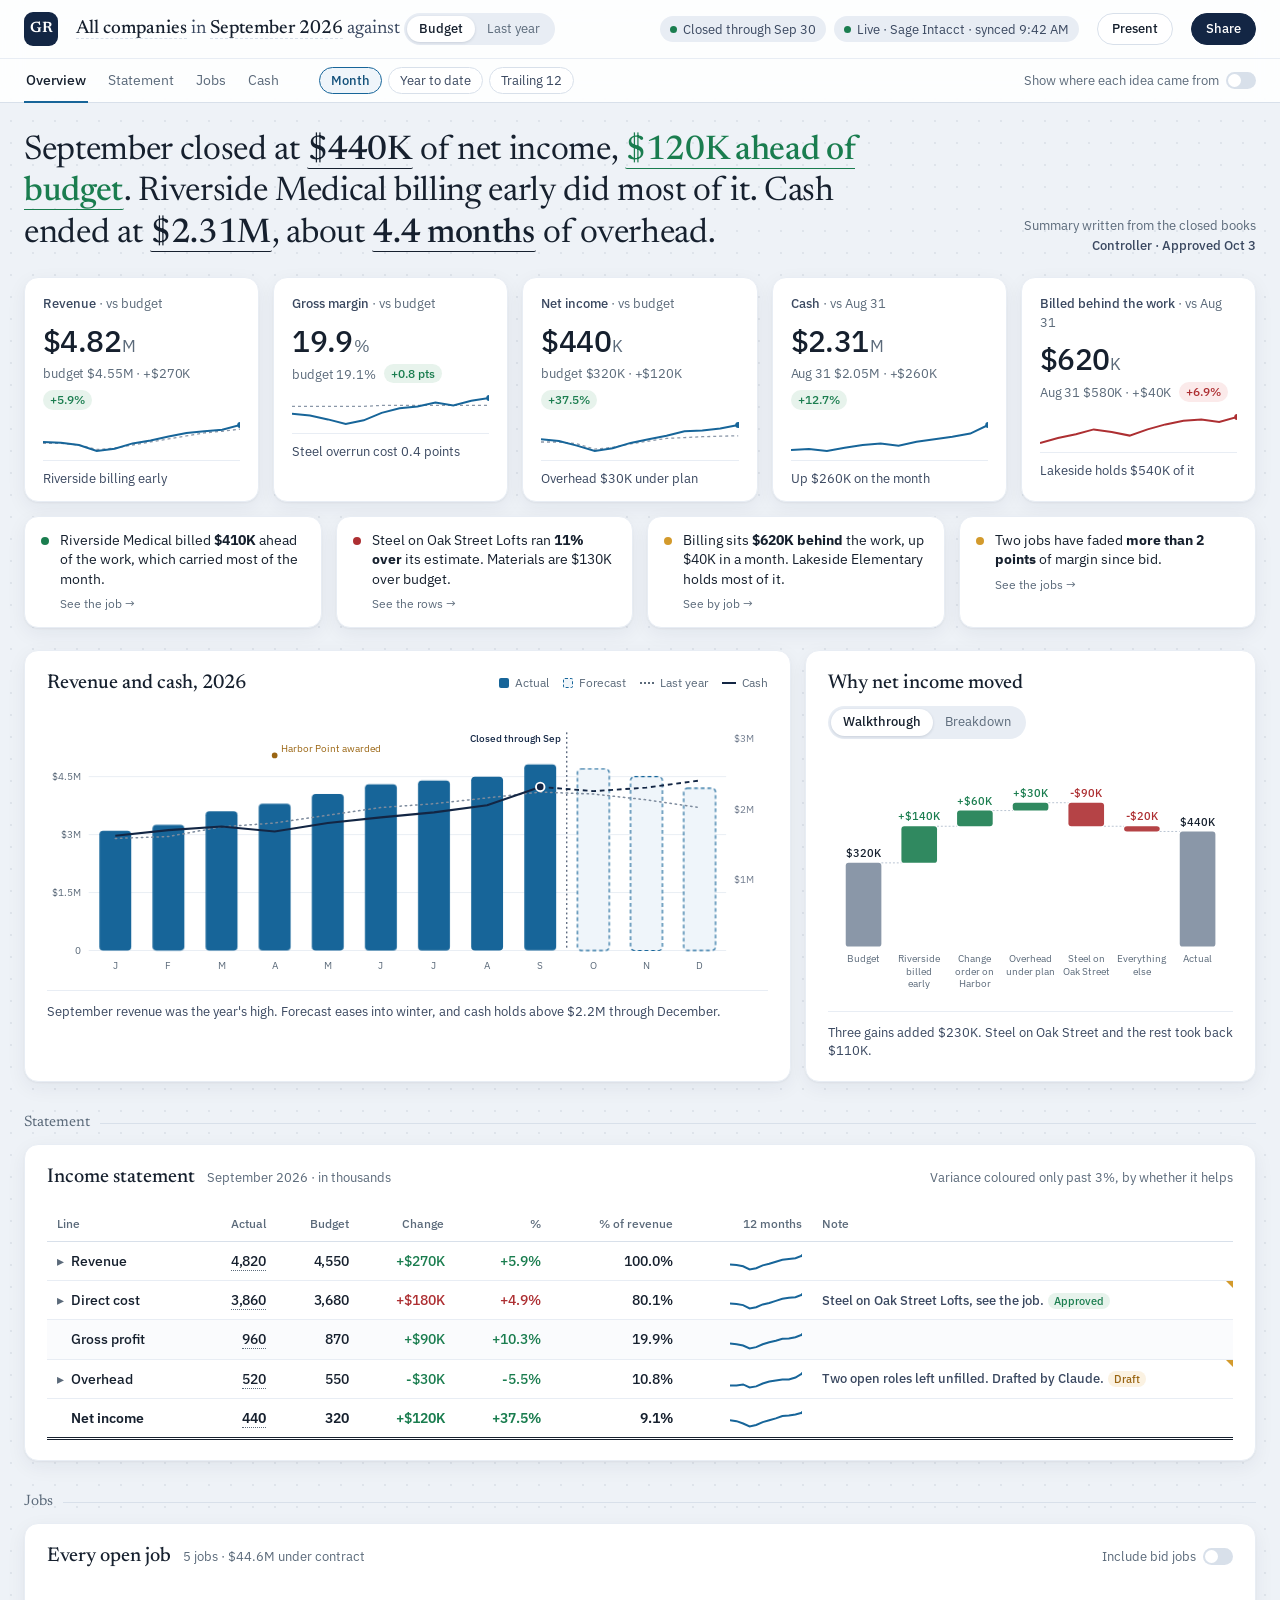
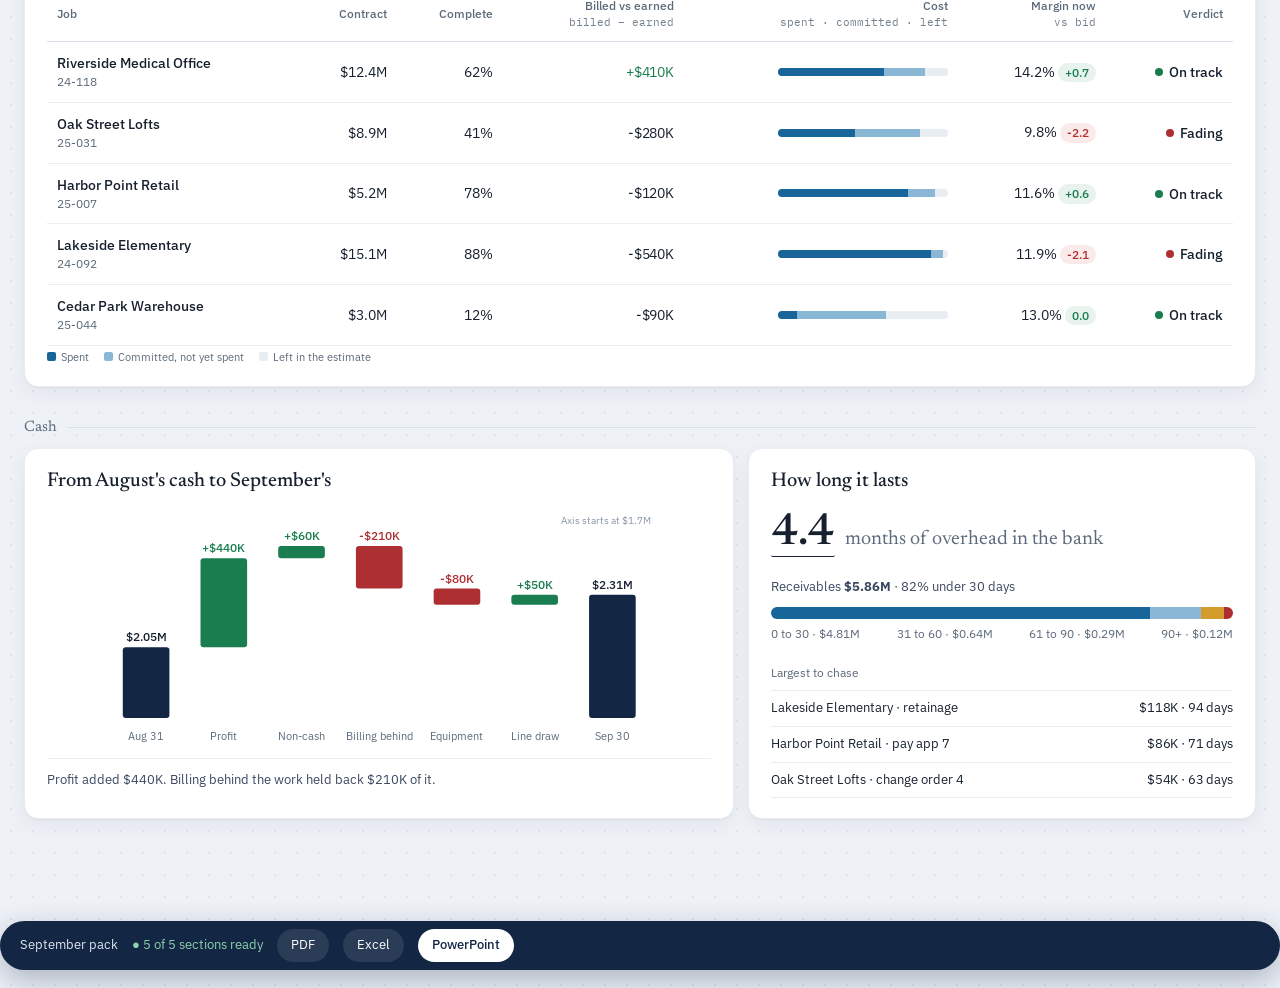
<file: reference/mockups/financial-tab/index.html>
<!doctype html>
<html lang="en">
<head>
<meta charset="utf-8">
<meta name="viewport" content="width=device-width, initial-scale=1">
<title>Hub Financials Mockup</title>
<link rel="preconnect" href="https://fonts.googleapis.com">
<link href="https://fonts.googleapis.com/css2?family=Newsreader:opsz,wght@6..72,400;6..72,500;6..72,600&family=IBM+Plex+Sans:wght@400;500;600&family=IBM+Plex+Mono:wght@500&display=swap" rel="stylesheet">
<style>
:root{
  --accent:#176599; --accent-deep:#12507A; --tint:#EFF5FA; --navy:#132644;
  --paper:#fff; --ground:#eef2f7; --ink:#16202e; --ink-soft:#3a4860; --ink-faint:#5b6a7a;
  --rule:#d8e0ea; --rule-soft:#e8edf4;
  --good:#1a7d4f; --warn:#9a6512; --bad:#ad2f32;
  --good-t:#e7f3ec; --warn-t:#fbf2e2; --bad-t:#fbeaea;
  --serif:"Newsreader",Georgia,serif; --sans:"IBM Plex Sans",-apple-system,"Segoe UI",sans-serif;
  --shadow:0 1px 2px rgba(19,38,68,.05),0 6px 20px rgba(19,38,68,.06);
  --r:14px;
}
*{box-sizing:border-box}
html,body{margin:0}
body{font-family:var(--sans);color:var(--ink);background:var(--ground);font-size:14px;line-height:1.45;-webkit-font-smoothing:antialiased;
  background-image:radial-gradient(rgba(19,38,68,.07) 1px,transparent 1px);background-size:22px 22px}
.num,.money{font-variant-numeric:tabular-nums;letter-spacing:-.01em}
button{font:inherit;color:inherit;cursor:pointer}
a{color:inherit}

/* top bar */
.bar{position:sticky;top:0;z-index:20;background:rgba(255,255,255,.88);backdrop-filter:blur(12px);border-bottom:1px solid var(--rule)}
.bar-in{max-width:1320px;margin:0 auto;padding:12px 24px;display:flex;align-items:center;gap:18px;flex-wrap:wrap}
.mark{width:34px;height:34px;border-radius:9px;background:var(--navy);color:#fff;display:grid;place-items:center;font-family:var(--serif);font-weight:600;font-size:15px;flex:none}
.ctx{font-family:var(--serif);font-size:19px;color:var(--ink-soft);flex:1;min-width:300px}
.ctx b{color:var(--ink);font-weight:500;border-bottom:1px dashed var(--rule);cursor:pointer}
.seg{display:inline-flex;background:var(--rule-soft);border-radius:999px;padding:3px;vertical-align:middle;font-family:var(--sans);font-size:13px}
.seg button{border:0;background:none;padding:4px 12px;border-radius:999px;color:var(--ink-faint)}
.seg button.on{background:#fff;color:var(--ink);box-shadow:0 1px 3px rgba(19,38,68,.15);font-weight:500}
.fresh{display:flex;gap:8px;align-items:center;font-size:12.5px;color:var(--ink-faint);flex-wrap:wrap}
.pill{display:inline-flex;align-items:center;gap:6px;padding:4px 10px;border-radius:999px;background:var(--rule-soft);font-size:12.5px;color:var(--ink-soft)}
.pill i{width:7px;height:7px;border-radius:50%;background:var(--good);display:block}
.pill.live i{animation:pulse 2.4s ease-in-out infinite}
@keyframes pulse{50%{opacity:.35}}
.btn{border:1px solid var(--rule);background:#fff;border-radius:999px;padding:6px 14px;font-size:13px;font-weight:500}
.btn:hover{border-color:var(--accent);color:var(--accent)}
.btn.primary{background:var(--navy);border-color:var(--navy);color:#fff}
.btn.primary:hover{background:var(--accent-deep);color:#fff}
.sub{max-width:1320px;margin:0 auto;padding:0 24px;display:flex;gap:20px;align-items:center;border-top:1px solid var(--rule-soft);height:44px}
.sub nav a{text-decoration:none;color:var(--ink-faint);font-size:13.5px;padding:12px 2px;margin-right:18px;border-bottom:2px solid transparent}
.sub nav a.on{color:var(--ink);border-color:var(--accent);font-weight:500}
.sub .sp{flex:1}
.chips{display:flex;gap:6px}
.chip{border:1px solid var(--rule);background:#fff;border-radius:999px;padding:3px 11px;font-size:12.5px;color:var(--ink-soft)}
.chip.on{background:var(--tint);border-color:var(--accent);color:var(--accent-deep);font-weight:500}
.credit-t{display:flex;align-items:center;gap:7px;font-size:12.5px;color:var(--ink-faint)}
.sw{width:30px;height:17px;border-radius:999px;background:var(--rule);position:relative;border:0;padding:0}
.sw::after{content:"";position:absolute;top:2px;left:2px;width:13px;height:13px;border-radius:50%;background:#fff;transition:transform .2s}
.sw.on{background:var(--accent)}
.sw.on::after{transform:translateX(13px)}

main{max-width:1320px;margin:0 auto;padding:28px 24px 120px}
.panel{background:var(--paper);border:1px solid var(--rule-soft);border-radius:var(--r);box-shadow:var(--shadow);position:relative}
.ph{display:flex;align-items:baseline;gap:8px 12px;padding:18px 22px 0;flex-wrap:wrap}
.ph h2{font-family:var(--serif);font-weight:500;font-size:20px;margin:0}
.ph .meta{font-size:12.5px;color:var(--ink-faint)}
.ph .sp{flex:1}
.pb{padding:16px 22px 20px}

/* hero */
.hero{display:grid;grid-template-columns:1fr auto;gap:24px;align-items:end;margin-bottom:22px}
.hero h1{font-family:var(--serif);font-weight:400;font-size:34px;line-height:1.22;letter-spacing:-.01em;margin:0;max-width:900px}
.tok{border-bottom:1.5px solid currentColor;cursor:pointer;font-weight:500;transition:background .15s;padding:0 1px;border-radius:2px}
.tok:hover{background:var(--tint)}
.tok.good{color:var(--good)} .tok.bad{color:var(--bad)}
.hero .by{font-size:12.5px;color:var(--ink-faint);text-align:right;line-height:1.6}
.hero .by b{color:var(--ink-soft);font-weight:500}

/* kpis */
.kpis{display:grid;grid-template-columns:repeat(5,1fr);gap:14px;margin-bottom:14px}
.kpi{padding:16px 18px 14px;cursor:pointer;transition:transform .18s,box-shadow .18s}
.kpi:hover{transform:translateY(-2px);box-shadow:0 2px 4px rgba(19,38,68,.06),0 14px 30px rgba(19,38,68,.10)}
.kpi .lab{font-size:12.5px;color:var(--ink-faint)}
.kpi .lab b{color:var(--ink-soft);font-weight:500}
.kpi .val{font-size:30px;font-weight:500;margin:6px 0 2px;letter-spacing:-.02em}
.kpi .val small{font-size:17px;color:var(--ink-faint);font-weight:400;margin-left:1px}
.kpi .cmp{font-size:12.5px;color:var(--ink-faint);display:flex;gap:8px;align-items:center;flex-wrap:wrap}
.d{display:inline-block;padding:1px 7px;border-radius:999px;font-size:12px;font-weight:500;background:var(--rule-soft);color:var(--ink-soft)}
.d.good{background:var(--good-t);color:var(--good)} .d.bad{background:var(--bad-t);color:var(--bad)} .d.warn{background:var(--warn-t);color:var(--warn)}
.kpi svg{display:block;width:100%;height:34px;margin-top:10px}
.kpi .why{font-size:12.5px;color:var(--ink-soft);margin-top:6px;border-top:1px solid var(--rule-soft);padding-top:8px}

/* changes */
.changes{display:grid;grid-template-columns:repeat(4,1fr);gap:14px;margin-bottom:22px}
.chg{padding:14px 16px;display:flex;gap:11px;cursor:pointer}
.chg:hover .go{color:var(--accent)}
.dot{width:8px;height:8px;border-radius:50%;margin-top:6px;flex:none}
.dot.good{background:var(--good)} .dot.bad{background:var(--bad)} .dot.warn{background:#d39a2c}
.chg p{margin:0;font-size:13.5px;color:var(--ink)}
.chg .go{font-size:12px;color:var(--ink-faint);margin-top:6px;display:block}

.grid2{display:grid;grid-template-columns:1.7fr 1fr;gap:14px;margin-bottom:14px}
.legend{display:flex;gap:14px;font-size:12px;color:var(--ink-faint);flex-wrap:wrap}
.legend span{display:inline-flex;align-items:center;gap:6px}
.sw-a{width:10px;height:10px;border-radius:2px;background:var(--accent)}
.sw-f{width:10px;height:10px;border-radius:2px;border:1.5px dashed var(--accent);background:var(--tint)}
.sw-p{width:14px;border-top:2px dotted var(--ink-faint)}
.sw-c{width:14px;border-top:2px solid var(--navy)}
#chart{position:relative}
#chart svg{width:100%;height:270px;display:block}
.readout{position:absolute;pointer-events:none;background:var(--navy);color:#fff;border-radius:9px;padding:8px 11px;font-size:12px;line-height:1.5;opacity:0;transition:opacity .12s;white-space:nowrap}
.readout b{font-weight:500}
.verdict{font-size:13px;color:var(--ink-soft);border-top:1px solid var(--rule-soft);padding-top:12px;margin-top:6px}
#bridge svg{width:100%;height:250px;display:block}

/* statement */
table{width:100%;border-collapse:collapse}
.st th{font-size:11.5px;font-weight:500;color:var(--ink-faint);text-align:right;padding:8px 10px;border-bottom:1px solid var(--rule);white-space:nowrap}
.st th:first-child{text-align:left}
.st td{padding:9px 10px;border-bottom:1px solid var(--rule-soft);text-align:right;white-space:nowrap}
.st td:first-child{text-align:left}
.st tr.g td{font-weight:500}
.st tr.c td:first-child{padding-left:30px;color:var(--ink-soft)}
.st tr.c td{color:var(--ink-soft);font-size:13px}
.st tr.c{display:none}
.st tr.c.open{display:table-row}
.st tr.tot td{font-weight:600;border-bottom:3px double var(--ink)}
.st tr.gpr td{background:#fafbfd}
.car{display:inline-block;width:14px;color:var(--ink-faint);transition:transform .15s;cursor:pointer}
.car.open{transform:rotate(90deg)}
.drl{cursor:pointer;border-bottom:1px dotted var(--ink-faint)}
.drl:hover{color:var(--accent);border-color:var(--accent)}
.v-good{color:var(--good)} .v-bad{color:var(--bad)}
.note{text-align:left!important;white-space:normal!important;font-size:12.5px;color:var(--ink-soft);min-width:230px;max-width:300px}
.note .st8{font-size:11px;padding:1px 6px;border-radius:999px;margin-left:4px}
.st8.ok{background:var(--good-t);color:var(--good)} .st8.dr{background:var(--warn-t);color:var(--warn)}
.cm{position:relative}
.cm::before{content:"";position:absolute;top:0;right:0;border-style:solid;border-width:0 7px 7px 0;border-color:transparent #d39a2c transparent transparent}
td svg.spk{width:72px;height:18px;vertical-align:middle}

/* jobs */
.jobs td,.jobs th{padding:11px 10px;border-bottom:1px solid var(--rule-soft);text-align:right;white-space:nowrap}
.jobs th{font-size:11.5px;font-weight:500;color:var(--ink-faint);border-bottom:1px solid var(--rule)}
.jobs th small{display:block;font-weight:400;font-family:"IBM Plex Mono",monospace;font-size:10.5px;color:var(--ink-faint);opacity:.85}
.jobs td:first-child,.jobs th:first-child{text-align:left}
.jobs tbody tr{cursor:pointer;transition:background .12s}
.jobs tbody tr:hover{background:var(--tint)}
.jn{font-weight:500} .jn small{display:block;color:var(--ink-faint);font-weight:400;font-size:12px}
.cbar{width:170px;height:8px;border-radius:99px;background:var(--rule-soft);display:flex;overflow:hidden;margin-left:auto}
.cbar i{display:block;height:100%}
.cbar .s{background:var(--accent)} .cbar .c{background:#8bb7d6}
.verd{display:inline-flex;align-items:center;gap:6px;font-weight:500}
.cleg{font-size:11px;color:var(--ink-faint);margin-top:4px}

/* cash */
.grid2b{display:grid;grid-template-columns:1.4fr 1fr;gap:14px}
#cashw svg{width:100%;height:240px;display:block}
.aging{display:flex;height:12px;border-radius:99px;overflow:hidden;margin:10px 0 6px}
.aging i{display:block}
.agl{display:flex;justify-content:space-between;font-size:12px;color:var(--ink-faint)}
.chase{margin-top:14px}
.chase div{display:flex;justify-content:space-between;padding:8px 0;border-bottom:1px solid var(--rule-soft);font-size:13px;cursor:pointer}
.chase div:hover{color:var(--accent)}
.big{font-family:var(--serif);font-size:44px;line-height:1;font-weight:400}
.big small{font-size:20px;color:var(--ink-faint)}

/* pack bar */
.pack{position:fixed;left:50%;bottom:18px;transform:translateX(-50%);z-index:15;background:var(--navy);color:#dfe7f1;border-radius:999px;padding:8px 8px 8px 20px;display:flex;align-items:center;gap:14px;box-shadow:0 10px 30px rgba(19,38,68,.3);font-size:13px;white-space:nowrap}
.pack .ok{color:#8fd3ae}
.pack button{border:0;border-radius:999px;padding:7px 14px;background:rgba(255,255,255,.1);color:#fff;font-size:13px}
.pack button:hover{background:rgba(255,255,255,.2)}
.pack button.w{background:#fff;color:var(--navy);font-weight:500}

/* drawer */
.scrim{position:fixed;inset:0;background:rgba(19,38,68,.22);opacity:0;pointer-events:none;transition:opacity .2s;z-index:40}
.scrim.on{opacity:1;pointer-events:auto}
.drawer{position:fixed;top:0;right:0;height:100%;width:min(520px,100%);background:#fff;z-index:41;transform:translateX(102%);transition:transform .32s cubic-bezier(.2,.8,.2,1),visibility 0s .32s;visibility:hidden;box-shadow:-20px 0 50px rgba(19,38,68,.18);display:flex;flex-direction:column}
.drawer.on{transform:none;visibility:visible;transition:transform .32s cubic-bezier(.2,.8,.2,1)}
.dh{padding:20px 24px 14px;border-bottom:1px solid var(--rule-soft)}
.crumb{font-size:12px;color:var(--ink-faint);margin-bottom:6px}
.dh h3{font-family:var(--serif);font-weight:500;font-size:22px;margin:0}
.dh .dv{font-size:30px;font-weight:500;margin-top:6px;letter-spacing:-.02em}
.dh .x{position:absolute;top:16px;right:18px;border:0;background:var(--rule-soft);width:30px;height:30px;border-radius:50%}
.db{padding:6px 24px 24px;overflow:auto;flex:1}
.db h4{font-size:11.5px;letter-spacing:.08em;text-transform:uppercase;color:var(--ink-faint);font-weight:500;margin:20px 0 8px}
.tree div{display:flex;justify-content:space-between;padding:6px 0;font-size:13.5px;border-bottom:1px dashed var(--rule-soft)}
.tree div.l2{padding-left:18px;color:var(--ink-soft)}
.tree div.res{font-weight:600;border-bottom:0;border-top:1px solid var(--ink);margin-top:2px}
.ledger div{display:grid;grid-template-columns:54px 1fr auto;gap:10px;padding:8px 0;border-bottom:1px solid var(--rule-soft);font-size:13px}
.ledger div span:first-child{color:var(--ink-faint)}
.ledger .more{display:block;color:var(--accent);border:0;padding-top:10px}
.tie{display:flex;align-items:center;gap:8px;font-size:12.5px;color:var(--good);background:var(--good-t);padding:8px 12px;border-radius:9px;margin-top:14px}
.df{padding:14px 24px;border-top:1px solid var(--rule-soft);display:flex;gap:8px;flex-wrap:wrap;align-items:center}
.df .src{font-size:12px;color:var(--ink-faint);flex:1;min-width:200px}
.toast{position:fixed;left:50%;top:120px;transform:translate(-50%,-10px);background:var(--navy);color:#fff;padding:9px 16px;border-radius:999px;font-size:13px;opacity:0;transition:.2s;z-index:60;pointer-events:none}
.toast.on{opacity:1;transform:translate(-50%,0)}

/* credits */
[data-src]{position:relative}
body.credits [data-src]::after{content:attr(data-src);position:absolute;top:-9px;right:10px;z-index:5;background:#fff4d6;color:#7a5200;border:1px solid #ecd28c;font-size:10.5px;font-weight:500;padding:1px 8px;border-radius:999px;white-space:nowrap;pointer-events:none;font-family:var(--sans);letter-spacing:0}

section{scroll-margin-top:120px}
.sec-t{font-family:var(--serif);font-size:15px;color:var(--ink-faint);margin:30px 0 10px;display:flex;align-items:center;gap:10px}
.sec-t::after{content:"";flex:1;border-top:1px solid var(--rule)}
.rise{opacity:0;transform:translateY(8px);animation:rise .6s cubic-bezier(.2,.8,.2,1) forwards}
@keyframes rise{to{opacity:1;transform:none}}
@media (prefers-reduced-motion:reduce){.rise{animation:none;opacity:1;transform:none}.pill.live i{animation:none}}
@media (max-width:1100px){.kpis{grid-template-columns:repeat(3,1fr)}.changes{grid-template-columns:repeat(2,1fr)}.grid2,.grid2b{grid-template-columns:1fr}}
@media (max-width:640px){.kpis{grid-template-columns:1fr 1fr}.changes{grid-template-columns:1fr}.hero{grid-template-columns:1fr}.hero h1{font-size:26px}.hero .by{text-align:left}.scroll{overflow-x:auto}.pack{left:16px;right:16px;width:auto;max-width:calc(100vw - 32px);transform:none;justify-content:center;padding:8px}.pack .lbl{display:none}main{padding:20px 16px 120px}.bar-in,.sub{padding-left:16px;padding-right:16px}.sub nav a{margin-right:10px}.chips,.sub .credit-t{display:none}.ph .legend{width:100%}}
</style>
</head>
<body>

<header class="bar">
  <div class="bar-in">
    <div class="mark">GR</div>
    <div class="ctx" data-src="Fathom header sentence · Anaplan pinned bar">
      <b>All companies</b> in <b>September 2026</b> against
      <span class="seg" id="cmp"><button class="on" data-c="bud">Budget</button><button data-c="py">Last year</button></span>
    </div>
    <div class="fresh" data-src="Jirav close month · LiveFlow live pill · Stripe freshness">
      <span class="pill"><i></i>Closed through Sep 30</span>
      <span class="pill live"><i></i>Live · Sage Intacct · synced 9:42 AM</span>
    </div>
    <button class="btn" data-toast="Present mode: arrow keys step through each section">Present</button>
    <button class="btn primary" data-toast="Shared with your access: they see what you see, read only">Share</button>
  </div>
  <div class="sub">
    <nav data-src="Restaurant365: one tab, not five dashboards">
      <a href="#overview" class="on">Overview</a><a href="#statement">Statement</a><a href="#jobs">Jobs</a><a href="#cash">Cash</a>
    </nav>
    <div class="chips" data-src="Mercury saved views · Jirav date anchors">
      <button class="chip on">Month</button><button class="chip" data-toast="YTD keeps the same layout, Jan to Sep">Year to date</button><button class="chip" data-toast="Trailing 12 months, Oct 2025 to Sep 2026">Trailing 12</button>
    </div>
    <span class="sp"></span>
    <span class="credit-t">Show where each idea came from <button class="sw" id="credits" aria-label="Show sources"></button></span>
  </div>
</header>

<main>
<section id="overview">
  <div class="hero rise">
    <h1 id="hero" data-src="Fathom live tokens · Copilot one sentence · Reach live sentences"></h1>
    <div class="by">Summary written from the closed books<br><b>Controller · Approved Oct 3</b></div>
  </div>

  <div class="kpis" id="kpis"></div>

  <div class="changes" data-src="Mercury what changed · Ramp insight cards · Shopify ranked findings · Planful flags">
    <div class="panel chg rise" data-drill="j24118"><span class="dot good"></span><div><p>Riverside Medical billed <b>$410K</b> ahead of the work, which carried most of the month.</p><span class="go">See the job →</span></div></div>
    <div class="panel chg rise" data-drill="dc"><span class="dot bad"></span><div><p>Steel on Oak Street Lofts ran <b>11% over</b> its estimate. Materials are $130K over budget.</p><span class="go">See the rows →</span></div></div>
    <div class="panel chg rise" data-drill="under"><span class="dot warn"></span><div><p>Billing sits <b>$620K behind</b> the work, up $40K in a month. Lakeside Elementary holds most of it.</p><span class="go">See by job →</span></div></div>
    <div class="panel chg rise" data-drill="j25031"><span class="dot warn"></span><div><p>Two jobs have faded <b>more than 2 points</b> of margin since bid.</p><span class="go">See the jobs →</span></div></div>
  </div>

  <div class="grid2">
    <div class="panel" data-src="Runway solid vs dashed · Copilot dotted ghost · Jirav cash line · Shopify event markers">
      <div class="ph"><h2>Revenue and cash, 2026</h2><span class="sp"></span>
        <div class="legend"><span><i class="sw-a"></i>Actual</span><span><i class="sw-f"></i>Forecast</span><span><i class="sw-p"></i>Last year</span><span><i class="sw-c"></i>Cash</span></div></div>
      <div class="pb"><div id="chart"></div>
        <div class="verdict">September revenue was the year's high. Forecast eases into winter, and cash holds above $2.2M through December.</div></div>
    </div>
    <div class="panel" id="bridgeP" data-src="Pigment & Cube bridge · Datarails walkthrough mode">
      <div class="ph"><h2>Why net income moved</h2><span class="sp"></span>
        <span class="seg" id="bmode"><button class="on" data-m="walk">Walkthrough</button><button data-m="brk">Breakdown</button></span></div>
      <div class="pb"><div id="bridge"></div><div class="verdict" id="bverdict"></div></div>
    </div>
  </div>
</section>

<div class="sec-t">Statement</div>
<section id="statement" class="panel" data-src="Jirav statement typography · Cube commentary · Pigment comment marks · Planful variance basis">
  <div class="ph"><h2>Income statement</h2><span class="meta" id="stmeta"></span><span class="sp"></span>
    <span class="meta">Variance coloured only past 3%, by whether it helps</span></div>
  <div class="pb scroll"><table class="st" id="st"></table></div>
</section>

<div class="sec-t">Jobs</div>
<section id="jobs" class="panel" data-src="Procore verdict per row · Sage job health order · Ramp spent, committed, remaining · Foundation formula headers">
  <div class="ph"><h2>Every open job</h2><span class="meta">5 jobs · $44.6M under contract</span><span class="sp"></span>
    <span class="credit-t">Include bid jobs <button class="sw" data-toast="Bid jobs are left out by default"></button></span></div>
  <div class="pb scroll"><table class="jobs" id="jobsT"></table>
    <div class="cleg"><i style="display:inline-block;width:9px;height:9px;border-radius:2px;background:var(--accent);margin-right:5px"></i>Spent <i style="display:inline-block;width:9px;height:9px;border-radius:2px;background:#8bb7d6;margin:0 5px 0 12px"></i>Committed, not yet spent <i style="display:inline-block;width:9px;height:9px;border-radius:2px;background:var(--rule-soft);margin:0 5px 0 12px"></i>Left in the estimate</div></div>
</section>

<div class="sec-t">Cash</div>
<section id="cash" class="grid2b">
  <div class="panel" data-src="Fathom cash waterfall · Stripe roll-forward">
    <div class="ph"><h2>From August's cash to September's</h2></div>
    <div class="pb"><div id="cashw"></div><div class="verdict">Profit added $440K. Billing behind the work held back $210K of it.</div></div>
  </div>
  <div class="panel" data-src="Mosaic runway · Procore aging insight card">
    <div class="ph"><h2>How long it lasts</h2></div>
    <div class="pb">
      <div class="big"><span class="tok" data-drill="cash">4.4</span> <small>months of overhead in the bank</small></div>
      <div style="margin-top:22px;font-size:13px;color:var(--ink-soft)">Receivables <b class="money">$5.86M</b> · 82% under 30 days</div>
      <div class="aging"><i style="width:82%;background:var(--accent)"></i><i style="width:11%;background:#8bb7d6"></i><i style="width:5%;background:#d39a2c"></i><i style="width:2%;background:var(--bad)"></i></div>
      <div class="agl"><span>0 to 30 · $4.81M</span><span>31 to 60 · $0.64M</span><span>61 to 90 · $0.29M</span><span>90+ · $0.12M</span></div>
      <div class="chase"><div style="color:var(--ink-faint);cursor:default;font-size:12px">Largest to chase</div>
        <div data-drill="j24092"><span>Lakeside Elementary · retainage</span><span class="money">$118K · 94 days</span></div>
        <div data-drill="j25007"><span>Harbor Point Retail · pay app 7</span><span class="money">$86K · 71 days</span></div>
        <div data-drill="j25031"><span>Oak Street Lofts · change order 4</span><span class="money">$54K · 63 days</span></div>
      </div>
    </div>
  </div>
</section>
</main>

<div class="pack" data-src="Jirav monthly package · Cube export status · Anaplan present mode">
  <span class="lbl">September pack</span><span class="ok lbl">● 5 of 5 sections ready</span>
  <button data-toast="Downloads a fit-to-page PDF with the cover in your brand">PDF</button>
  <button data-toast="One tab per statement, values and formulas">Excel</button>
  <button class="w" data-toast="A live deck that keeps today's filters">PowerPoint</button>
</div>

<div class="scrim" id="scrim"></div>
<aside class="drawer" id="drawer" aria-hidden="true">
  <div class="dh"><button class="x" id="dx" aria-label="Close">✕</button><div class="crumb" id="dcrumb"></div><h3 id="dt"></h3><div class="dv money" id="dv"></div></div>
  <div class="db" id="db"></div>
  <div class="df"><span class="src" id="dsrc"></span><button class="btn" data-toast="Downloads every row, not just the first ten">Download rows</button><button class="btn" data-toast="Opens a question with this figure, period and company filled in">Ask about this</button><button class="btn" data-toast="Notes attach to this line, this month, this company">Comment</button></div>
</aside>
<div class="toast" id="toast"></div>

<script>
const $=s=>document.querySelector(s);
const K=v=>{const a=Math.abs(v);const s=v<0?'-':'';return a>=1000?s+'$'+(a/1000).toFixed(2).replace(/0$/,'')+'M':s+'$'+Math.round(a)+'K'};
const U=v=>{const t=K(v);const m=t.match(/^(-?\$[\d.]+)([MK])$/);return m?m[1]+'<small>'+m[2]+'</small>':t};
const sgn=v=>(v>0?'+':v<0?'-':'')+K(Math.abs(v)).replace('-','');
let C='bud';

/* months Oct 2025 to Sep 2026 */
const S={
  rev:{a:[3700,3650,3500,3100,3250,3600,3800,4050,4300,4400,4500,4820],bud:[3600,3600,3500,3200,3300,3500,3700,3900,4100,4300,4400,4550],py:[3200,3150,3000,2900,2950,3200,3300,3500,3700,3800,3950,4100]},
  gm:{a:[18.2,18.0,17.6,17.1,17.5,18.3,18.8,19.0,19.4,19.1,19.6,19.9],bud:[19,19,19,19,19,19.1,19.1,19.1,19.1,19.1,19.1,19.1],py:[17.0,17.1,16.8,16.5,16.9,17.4,17.6,17.9,18.1,18.0,18.3,18.5]},
  ni:{a:[280,260,210,150,180,240,280,320,370,380,400,440],bud:[250,250,230,170,190,230,260,290,300,310,315,320],py:[190,180,150,120,140,170,190,220,240,250,255,265]},
  cash:{a:[1550,1580,1520,1620,1700,1750,1680,1800,1880,1950,2050,2310],py:[1300,1320,1290,1350,1400,1450,1420,1500,1560,1600,1650,1740]},
  under:{a:[410,450,480,520,500,470,520,560,590,600,580,620]}
};
function spark(a,b,good){const all=a.concat(b||[]);const mn=Math.min(...all),mx=Math.max(...all),w=200,h=34;
  const p=s=>s.map((v,i)=>`${(i/(s.length-1)*w).toFixed(1)},${(h-3-(v-mn)/(mx-mn||1)*(h-8)).toFixed(1)}`).join(' ');
  const last=a[a.length-1],y=(h-3-(last-mn)/(mx-mn||1)*(h-8));
  return `<svg viewBox="0 0 ${w} ${h}" preserveAspectRatio="none">${b?`<polyline points="${p(b)}" fill="none" stroke="#8a97a8" stroke-width="1.3" stroke-dasharray="3 3" vector-effect="non-scaling-stroke"/>`:''}<polyline points="${p(a)}" fill="none" stroke="${good===false?'#ad2f32':'#176599'}" stroke-width="2" vector-effect="non-scaling-stroke"/><circle cx="${w}" cy="${y}" r="3" fill="${good===false?'#ad2f32':'#176599'}"/></svg>`}

function kpis(){
  const cl=C==='bud'?'budget':'Sep 2025';
  const L=k=>S[k][C]?S[k][C][11]:null;
  const cards=[
    {k:'rev',lab:'Revenue',v:4820,c:L('rev'),fmt:U,why:C==='bud'?'Riverside billing early':'Two new jobs started in spring'},
    {k:'gm',lab:'Gross margin',v:19.9,c:L('gm'),pct:true,why:'Steel overrun cost 0.4 points'},
    {k:'ni',lab:'Net income',v:440,c:L('ni'),fmt:U,why:'Overhead $30K under plan'},
    {k:'cash',lab:'Cash',v:2310,c:C==='bud'?2050:1740,cl:C==='bud'?'Aug 31':'Sep 2025',fmt:U,why:'Up $260K on the month'},
    {k:'under',lab:'Billed behind the work',v:620,c:580,cl:'Aug 31',fmt:U,inv:true,why:'Lakeside holds $540K of it'}
  ];
  $('#kpis').innerHTML=cards.map((x,i)=>{
    const diff=x.v-x.c, good=x.inv?diff<0:diff>0, pct=x.pct?(diff).toFixed(1)+' pts':((diff/Math.abs(x.c))*100).toFixed(1)+'%';
    const val=x.pct?x.v.toFixed(1)+'<small>%</small>':x.fmt(x.v);
    const cv=x.pct?x.c.toFixed(1)+'%':K(x.c);
    const dl=x.pct?'':' · '+sgn(diff);
    const basis=x.cl||cl;
    return `<div class="panel kpi rise" style="animation-delay:${80+i*60}ms" data-drill="${x.k}" ${i==0?'data-src="Cube labelled card · Shopify value plus comparison · Pigment sparkline"':''}>
      <div class="lab"><b>${x.lab}</b> · vs ${basis}</div>
      <div class="val money">${val}</div>
      <div class="cmp"><span class="money">${basis} ${cv}${dl}</span><span class="d ${good?'good':'bad'}">${diff>0?'+':''}${pct}</span></div>
      ${spark(S[x.k].a,S[x.k][C]||null,x.inv?false:undefined)}
      <div class="why">${x.why}</div></div>`}).join('');
}

function hero(){
  const h=C==='bud'
   ? `September closed at <span class="tok" data-drill="ni">$440K</span> of net income, <span class="tok good" data-drill="bridge">$120K ahead of budget</span>. Riverside Medical billing early did most of it. Cash ended at <span class="tok" data-drill="cash">$2.31M</span>, about <span class="tok" data-drill="cash">4.4 months</span> of overhead.`
   : `September closed at <span class="tok" data-drill="ni">$440K</span> of net income, <span class="tok good" data-drill="ni">$175K more than last September</span>, on revenue <span class="tok good" data-drill="rev">up 18%</span>. Cash ended at <span class="tok" data-drill="cash">$2.31M</span>, about <span class="tok" data-drill="cash">4.4 months</span> of overhead.`;
  $('#hero').innerHTML=h;
}

/* statement */
const P=[
  {id:'rev',n:'Revenue',a:4820,b:4550,p:4100,s:S.rev.a,kids:[['Contract revenue',4610,4380,3960],['Change orders',210,170,140]]},
  {id:'dc',n:'Direct cost',a:3860,b:3680,p:3340,cost:true,s:[3020,2990,2880,2570,2680,2940,3080,3280,3470,3560,3620,3860],note:['Steel on Oak Street Lofts, see the job.','ok'],kids:[['Materials',1690,1560,1450],['Subcontractors',1540,1520,1330],['Direct labor',630,600,560]]},
  {id:'gp',n:'Gross profit',a:960,b:870,p:760,sub:true,s:[680,660,620,530,570,660,720,770,830,840,880,960]},
  {id:'oh',n:'Overhead',a:520,b:550,p:495,cost:true,s:[400,400,410,380,390,420,440,450,460,460,480,520],note:['Two open roles left unfilled. Drafted by Claude.','dr'],kids:[['Payroll and benefits',340,350,325],['Rent and office',70,72,68],['Insurance and bonding',62,65,58],['Other',48,63,44]]},
  {id:'ni',n:'Net income',a:440,b:320,p:265,tot:true,s:S.ni.a}
];
function vcell(a,c,cost){const d=a-c,pc=d/Math.abs(c)*100,help=cost?d<0:d>0,cls=Math.abs(pc)>=3?(help?'v-good':'v-bad'):'';return `<td class="money ${cls}">${sgn(d)}</td><td class="${cls}">${(pc>0?'+':'')+pc.toFixed(1)}%</td>`}
function statement(){
  const cl=C==='bud'?'Budget':'Sep 2025';
  $('#stmeta').textContent='September 2026 · in thousands';
  let h=`<tr><th>Line</th><th>Actual</th><th>${cl}</th><th>Change</th><th>%</th><th>% of revenue</th><th>12 months</th><th style="text-align:left">Note</th></tr>`;
  P.forEach(r=>{const c=C==='bud'?r.b:r.p;
    h+=`<tr class="g ${r.sub?'gpr':''} ${r.tot?'tot':''}"><td>${r.kids?`<span class="car" data-k="${r.id}">▸</span>`:'<span class="car"></span>'}${r.n}</td>
      <td class="money"><span class="drl" data-drill="${r.id}">${r.a.toLocaleString()}</span></td><td class="money">${c.toLocaleString()}</td>${vcell(r.a,c,r.cost)}
      <td>${(r.a/4820*100).toFixed(1)}%</td><td>${spark(r.s,null).replace('<svg ','<svg class="spk" ')}</td>
      <td class="note ${r.note?'cm':''}">${r.note?r.note[0]+`<span class="st8 ${r.note[1]}">${r.note[1]=='ok'?'Approved':'Draft'}</span>`:''}</td></tr>`;
    (r.kids||[]).forEach(k=>{const kc=C==='bud'?k[2]:k[3];h+=`<tr class="c" data-p="${r.id}"><td>${k[0]}</td><td class="money"><span class="drl" data-drill="${r.id}">${k[1].toLocaleString()}</span></td><td class="money">${kc.toLocaleString()}</td>${vcell(k[1],kc,r.cost)}<td>${(k[1]/4820*100).toFixed(1)}%</td><td></td><td></td></tr>`});
  });
  $('#st').innerHTML=h;
}

/* jobs */
const J=[
  {id:'j24118',no:'24-118',n:'Riverside Medical Office',ct:12400,pc:62,ou:410,sp:62,cm:24,m:14.2,bid:13.5},
  {id:'j25031',no:'25-031',n:'Oak Street Lofts',ct:8900,pc:41,ou:-280,sp:45,cm:38,m:9.8,bid:12.0},
  {id:'j25007',no:'25-007',n:'Harbor Point Retail',ct:5200,pc:78,ou:-120,sp:76,cm:16,m:11.6,bid:11.0},
  {id:'j24092',no:'24-092',n:'Lakeside Elementary',ct:15100,pc:88,ou:-540,sp:90,cm:7,m:11.9,bid:14.0},
  {id:'j25044',no:'25-044',n:'Cedar Park Warehouse',ct:3000,pc:12,ou:-90,sp:11,cm:52,m:13.0,bid:13.0}
];
function jobs(){
  let h=`<thead><tr><th>Job</th><th>Contract</th><th>Complete</th><th>Billed vs earned<small>billed − earned</small></th><th>Cost<small>spent · committed · left</small></th><th>Margin now<small>vs bid</small></th><th>Verdict</th></tr></thead><tbody>`;
  J.forEach(j=>{const fade=j.m-j.bid;const v=fade<=-2?['bad','Fading']:fade<0?['warn','Watch']:['good','On track'];
    h+=`<tr data-drill="${j.id}"><td class="jn">${j.n}<small>${j.no}</small></td><td class="money">${K(j.ct)}</td><td>${j.pc}%</td>
    <td class="money ${j.ou<0?'':'v-good'}">${j.ou>0?'+':''}${K(j.ou)}</td>
    <td><div class="cbar"><i class="s" style="width:${j.sp}%"></i><i class="c" style="width:${j.cm}%"></i></div></td>
    <td>${j.m.toFixed(1)}% <span class="d ${fade<0?(fade<=-2?'bad':'warn'):'good'}">${fade>0?'+':''}${fade.toFixed(1)}</span></td>
    <td><span class="verd"><span class="dot ${v[0]}" style="margin:0"></span>${v[1]}</span></td></tr>`});
  $('#jobsT').innerHTML=h+'</tbody>';
}

/* main chart */
function chart(){
  const M=['J','F','M','A','M','J','J','A','S','O','N','D'],full=['January','February','March','April','May','June','July','August','September','October','November','December'];
  const rev=[3100,3250,3600,3800,4050,4300,4400,4500,4820,4700,4500,4200],py=[2900,2950,3200,3300,3500,3700,3800,3950,4100,4050,3900,3700],
        cash=[1620,1700,1750,1680,1800,1880,1950,2050,2310,2250,2300,2400];
  const W=760,H=270,l=44,r=44,t=18,b=28,iw=W-l-r,ih=H-t-b,bw=iw/12;
  const y=v=>t+ih-v/5500*ih, yc=v=>t+ih-v/3000*ih;
  let s=`<svg viewBox="0 0 ${W} ${H}">`;
  [0,1500,3000,4500].forEach(g=>{s+=`<line x1="${l}" x2="${W-r}" y1="${y(g)}" y2="${y(g)}" stroke="#e8edf4"/><text x="${l-8}" y="${y(g)+4}" text-anchor="end" font-size="11" fill="#5b6a7a">${g?'$'+(g/1000)+'M':'0'}</text>`});
  rev.forEach((v,i)=>{const x=l+i*bw+bw*.2,w=bw*.6,f=i>8;
    s+=`<rect class="bb" data-i="${i}" x="${x}" y="${y(v)}" width="${w}" height="${t+ih-y(v)}" rx="4" fill="${f?'#EFF5FA':'#176599'}" ${f?'stroke="#176599" stroke-dasharray="4 3" stroke-width="1.2"':''} style="transform-origin:${x}px ${t+ih}px;animation:grow .7s ${i*40}ms cubic-bezier(.2,.8,.2,1) both"/>`;
    s+=`<text x="${l+i*bw+bw/2}" y="${H-8}" text-anchor="middle" font-size="11" fill="#5b6a7a">${M[i]}</text>`});
  s+=`<polyline points="${py.map((v,i)=>`${l+i*bw+bw/2},${y(v)}`).join(' ')}" fill="none" stroke="#7d8b9d" stroke-width="1.6" stroke-dasharray="1.5 4" stroke-linecap="round"/>`;
  s+=`<polyline points="${cash.slice(0,9).map((v,i)=>`${l+i*bw+bw/2},${yc(v)}`).join(' ')}" fill="none" stroke="#132644" stroke-width="2.2"/>`;
  s+=`<polyline points="${cash.slice(8).map((v,i)=>`${l+(i+8)*bw+bw/2},${yc(v)}`).join(' ')}" fill="none" stroke="#132644" stroke-width="2" stroke-dasharray="5 4"/>`;
  s+=`<circle cx="${l+8*bw+bw/2}" cy="${yc(2310)}" r="4.5" fill="#132644" stroke="#fff" stroke-width="2"/>`;
  [0,1000,2000,3000].forEach(g=>{s+=`<text x="${W-r+8}" y="${yc(g)+4}" font-size="11" fill="#132644" opacity=".6">${g?'$'+(g/1000)+'M':''}</text>`});
  const cx=l+9*bw;
  s+=`<line x1="${cx}" x2="${cx}" y1="${t-6}" y2="${t+ih}" stroke="#132644" stroke-width="1" stroke-dasharray="2 3"/><text x="${cx-6}" y="${t+4}" text-anchor="end" font-size="11" fill="#132644" font-weight="500">Closed through Sep</text>`;
  s+=`<g transform="translate(${l+3*bw+bw/2},${y(5050)})"><circle r="3" fill="#9a6512"/><text x="7" y="-4" font-size="11" fill="#9a6512">Harbor Point awarded</text></g>`;
  rev.forEach((v,i)=>{s+=`<rect class="hit" data-i="${i}" x="${l+i*bw}" y="${t}" width="${bw}" height="${ih}" fill="transparent"/>`});
  s+=`</svg><div class="readout" id="ro"></div><style>@keyframes grow{from{transform:scaleY(0)}}</style>`;
  $('#chart').innerHTML=s;
  const ro=$('#ro');
  $('#chart').querySelectorAll('.hit').forEach(h=>{
    h.addEventListener('mousemove',e=>{const i=+h.dataset.i,rc=$('#chart').getBoundingClientRect();
      ro.innerHTML=`<b>${full[i]} 2026${i>8?' · forecast':''}</b><br>Revenue ${K(rev[i])} · last year ${K(py[i])}<br>Cash ${K(cash[i])}`;
      ro.style.opacity=1;ro.style.left=Math.min(e.clientX-rc.left+14,rc.width-190)+'px';ro.style.top=(e.clientY-rc.top-60)+'px'});
    h.addEventListener('mouseleave',()=>ro.style.opacity=0);
    h.addEventListener('click',()=>{if(+h.dataset.i<=8)openD('rev')});
  });
}

/* bridge */
let BM='walk';
function bridge(){
  const steps=BM==='walk'
    ?(C==='bud'?[['Budget',320,'t'],['Riverside billed early',140],['Change order on Harbor Point',60],['Overhead under plan',30],['Steel on Oak Street',-90],['Everything else',-20],['Actual',440,'t']]
              :[['Sep 2025',265,'t'],['More revenue',137],['Better margin',58],['Higher overhead',-25],['Everything else',5],['Sep 2026',440,'t']])
    :[['Revenue',4820,'t'],['Direct cost',-3860],['Overhead',-520],['Net income',440,'t']];
  const W=420,H=250,l=8,r=8,t=24,b=56,iw=W-l-r,ih=H-t-b,n=steps.length,bw=iw/n;
  let rr=0,pk=0;steps.forEach(s=>{rr=s[2]?s[1]:rr+s[1];pk=Math.max(pk,rr)});const mx=pk*1.14, y=v=>t+ih-v/mx*ih;
  let run=0,s=`<svg viewBox="0 0 ${W} ${H}">`;
  steps.forEach((st,i)=>{let y0,y1,col;
    if(st[2]){y0=y(st[1]);y1=y(0);col='#8a97a8';run=st[1]} else {const a=run,bv=run+st[1];y0=y(Math.max(a,bv));y1=y(Math.min(a,bv));col=st[1]>0?'#1a7d4f':'#ad2f32';run=bv}
    const x=l+i*bw+bw*.18,w=bw*.64;
    s+=`<rect x="${x}" y="${y0}" width="${w}" height="${Math.max(2,y1-y0)}" rx="3" fill="${col}" ${st[2]?'':'opacity=".9"'}/>`;
    s+=`<text x="${x+w/2}" y="${y0-6}" text-anchor="middle" font-size="11.5" font-weight="500" fill="${st[2]?'#16202e':col}">${st[2]?K(st[1]):sgn(st[1])}</text>`;
    const words=st[0].split(' ');let ln=[''];words.forEach(wd=>{if((ln[ln.length-1]+' '+wd).trim().length>11)ln.push(wd);else ln[ln.length-1]=(ln[ln.length-1]+' '+wd).trim()});
    ln.slice(0,3).forEach((tx,k)=>{s+=`<text x="${x+w/2}" y="${H-b+16+k*13}" text-anchor="middle" font-size="10.5" fill="#5b6a7a">${tx}</text>`});
    if(i<n-1&&!(BM==='brk'&&i==n-2)){s+=`<line x1="${x+w}" x2="${x+bw}" y1="${y(run)}" y2="${y(run)}" stroke="#b8c3d1" stroke-dasharray="2 2"/>`}
  });
  $('#bridge').innerHTML=s+'</svg>';
  $('#bverdict').textContent=BM==='brk'?'Of every dollar billed, 80 cents went to the job and 11 to running the company. 9 cents stayed.'
    :C==='bud'?'Three gains added $230K. Steel on Oak Street and the rest took back $110K.':'Last September to this one. More work did most of it, a better margin did the rest.';
}

/* cash waterfall */
function cashw(){
  const st=[['Aug 31',2050,'t'],['Profit',440],['Non-cash',60],['Billing behind',-210],['Equipment',-80],['Line draw',50],['Sep 30',2310,'t']];
  const W=560,H=240,l=8,r=8,t=24,b=34,iw=W-l-r,ih=H-t-b,n=st.length,bw=iw/n,lo=1700,hi=2600,y=v=>t+ih-(v-lo)/(hi-lo)*ih;
  let run=0,s=`<svg viewBox="0 0 ${W} ${H}">`;
  st.forEach((x,i)=>{let y0,y1,col;if(x[2]){y0=y(x[1]);y1=t+ih;col='#132644';run=x[1]}else{const a=run,bb=run+x[1];y0=y(Math.max(a,bb));y1=y(Math.min(a,bb));col=x[1]>0?'#1a7d4f':'#ad2f32';run=bb}
    const xx=l+i*bw+bw*.2,w=bw*.6;
    s+=`<rect x="${xx}" y="${y0}" width="${w}" height="${Math.max(2,y1-y0)}" rx="3" fill="${col}"/><text x="${xx+w/2}" y="${y0-6}" text-anchor="middle" font-size="11.5" font-weight="500" fill="${x[2]?'#16202e':col}">${x[2]?K(x[1]):sgn(x[1])}</text><text x="${xx+w/2}" y="${H-12}" text-anchor="middle" font-size="11" fill="#5b6a7a">${x[0]}</text>`;
  });
  s+=`<text x="${W-r}" y="12" text-anchor="end" font-size="10" fill="#8a97a8">Axis starts at $1.7M</text>`;
  $('#cashw').innerHTML=s+'</svg>';
}

/* drawer content */
const D={
  rev:{t:'Revenue',v:'$4,820K',crumb:'Financials › Statement › Revenue',
    tree:[['Contract revenue',4610,1],['Change orders',210,1],['Revenue',4820,'res']],
    drv:[['Riverside Medical Office','+$410K ahead of schedule'],['Harbor Point Retail','+$60K change order approved'],['Oak Street Lofts','-$120K, steel delivery slipped billing']],
    led:[['Sep 30','INV 24118-09 · Riverside Medical · pay app 9','$1,240,000'],['Sep 30','INV 24092-14 · Lakeside Elementary · pay app 14','$1,080,000'],['Sep 29','INV 25031-05 · Oak Street Lofts · pay app 5','$760,000'],['Sep 26','INV 25007-07 · Harbor Point · pay app 7','$690,000'],['Sep 22','CO 25007-04 · Harbor Point · change order','$210,000']],more:38},
  dc:{t:'Direct cost',v:'$3,860K',crumb:'Financials › Statement › Direct cost',
    tree:[['Materials',1690,1],['Subcontractors',1540,1],['Direct labor',630,1],['Direct cost',3860,'res']],
    drv:[['Oak Street Lofts · steel','+$118K over estimate'],['Lakeside Elementary · concrete','+$22K over estimate'],['Riverside Medical · labor','+$30K, ahead of schedule']],
    led:[['Sep 28','Gulf States Steel · 25-031 · structural steel','$412,800'],['Sep 25','Piedmont Mechanical · 24-118 · draw 6','$388,000'],['Sep 24','Southern Ready Mix · 24-092 · slab pour','$146,300'],['Sep 19','Payroll · field labor · all jobs','$315,200'],['Sep 15','Carolina Glass · 25-007 · storefront','$122,900']],more:211},
  gp:{t:'Gross profit',v:'$960K',crumb:'Financials › Statement › Gross profit',
    tree:[['Revenue',4820,1],['Less direct cost',-3860,1],['Gross profit',960,'res']],
    drv:[['More revenue than budget','+$51K at budget margin'],['Better margin on Riverside','+$39K'],['Steel on Oak Street','-$90K']],led:[],more:0},
  gm:{t:'Gross margin',v:'19.9%',crumb:'Financials › Overview › Gross margin',
    tree:[['Gross profit',960,1],['Divided by revenue',4820,1],['Gross margin','19.9%','res']],
    drv:[['Riverside Medical at 14.2%','+0.5 points to the group'],['Oak Street Lofts at 9.8%','-0.4 points to the group'],['Harbor Point change order','+0.2 points']],led:[],more:0},
  oh:{t:'Overhead',v:'$520K',crumb:'Financials › Statement › Overhead',
    tree:[['Payroll and benefits',340,1],['Rent and office',70,1],['Insurance and bonding',62,1],['Other',48,1],['Overhead',520,'res']],
    drv:[['Two open roles unfilled','-$18K vs budget'],['Software renewals moved to October','-$9K']],
    led:[['Sep 30','Payroll · office staff','$212,400'],['Sep 15','Payroll · office staff','$127,600'],['Sep 01','Main St office lease','$58,000'],['Sep 01','Builders risk premium','$41,500']],more:64},
  ni:{t:'Net income',v:'$440K',crumb:'Financials › Overview › Net income',
    tree:[['Revenue',4820,1],['Less direct cost',-3860,2],['Gross profit',960,1],['Less overhead',-520,2],['Net income',440,'res']],
    drv:[['Riverside billed early','+$140K'],['Harbor Point change order','+$60K'],['Steel on Oak Street','-$90K']],led:[],more:0},
  bridge:{alias:'ni'},
  cash:{t:'Cash',v:'$2,310K',crumb:'Financials › Cash',
    tree:[['Cash on Aug 31',2050,1],['Profit',440,2],['Non-cash costs',60,2],['Billing behind the work',-210,2],['Equipment bought',-80,2],['Line of credit drawn',50,2],['Cash on Sep 30',2310,'res'],['Overhead a month',520,1],['Months covered','4.4','res']],
    drv:[],led:[['Bank','Operating account ··4417','$1,880,000'],['Bank','Payroll account ··2290','$140,000'],['Bank','Money market ··8813','$290,000']],more:0},
  under:{t:'Billed behind the work',v:'$620K',crumb:'Financials › Jobs › Billing',
    tree:[['Riverside Medical',410,1],['Oak Street Lofts',-280,1],['Harbor Point Retail',-120,1],['Lakeside Elementary',-540,1],['Cedar Park Warehouse',-90,1],['Net billed ahead (behind)',-620,'res']],
    drv:[['Lakeside Elementary','Pay app 15 held for retainage review'],['Oak Street Lofts','Steel installed, not yet billed']],led:[],more:0}
};
J.forEach(j=>{const earned=Math.round(j.ct*j.pc/100);D[j.id]={t:j.n,v:K(j.ct)+' contract',crumb:'Financials › Jobs › '+j.no,
  tree:[['Contract with change orders',j.ct,1],['Earned to date ('+j.pc+'% complete)',earned,2],['Billed to date',earned+j.ou,2],['Billed ahead (behind)',j.ou,'res'],['Margin at bid',j.bid+'%',1],['Margin now',j.m+'%','res']],
  drv:[['Spent',j.sp+'% of the estimate'],['Committed, not yet spent',j.cm+'% of the estimate'],['Left',(100-j.sp-j.cm)+'% of the estimate']],
  led:[['Sep 30','Pay app · '+j.no,K(Math.round(j.ct*0.07))],['Sep 24','Subcontractor draw · '+j.no,K(Math.round(j.ct*0.035))],['Sep 12','Materials · '+j.no,K(Math.round(j.ct*0.02))]],more:24}});

function fmtv(v){return typeof v==='number'?(v<0?'('+Math.abs(v).toLocaleString()+')':v.toLocaleString()):v}
function openD(k){let d=D[k];if(!d)return;if(d.alias)d=D[d.alias];
  $('#dcrumb').textContent=d.crumb;$('#dt').textContent=d.t;$('#dv').textContent=d.v;
  let h=`<h4>How it is built</h4><div class="tree">${d.tree.map(r=>`<div class="${r[2]==='res'?'res':r[2]==2?'l2':''}"><span>${r[0]}</span><span class="money">${fmtv(r[1])}</span></div>`).join('')}</div>`;
  if(d.drv.length)h+=`<h4>Behind the change</h4><div class="tree">${d.drv.map(r=>`<div><span>${r[0]}</span><span style="color:var(--ink-soft)">${r[1]}</span></div>`).join('')}</div>`;
  if(d.led.length)h+=`<h4>The rows</h4><div class="ledger">${d.led.map(r=>`<div><span>${r[0]}</span><span>${r[1]}</span><span class="money">${r[2]}</span></div>`).join('')}${d.more?`<span class="more">+ ${d.more} more rows</span>`:''}</div>`;
  h+=`<div class="tie">✓ The rows add up to the figure on the page</div>`;
  $('#db').innerHTML=h;$('#dsrc').textContent='Source: Sage Intacct general ledger · synced 9:42 AM';
  $('#drawer').classList.add('on');$('#scrim').classList.add('on');$('#drawer').setAttribute('aria-hidden','false')}
function closeD(){$('#drawer').classList.remove('on');$('#scrim').classList.remove('on');$('#drawer').setAttribute('aria-hidden','true')}

let tt;function toast(m){const t=$('#toast');t.textContent=m;t.classList.add('on');clearTimeout(tt);tt=setTimeout(()=>t.classList.remove('on'),2200)}

document.addEventListener('click',e=>{
  const car=e.target.closest('.car[data-k]');if(car){car.classList.toggle('open');document.querySelectorAll(`tr.c[data-p="${car.dataset.k}"]`).forEach(r=>r.classList.toggle('open'));return}
  const ts=e.target.closest('[data-toast]');if(ts){toast(ts.dataset.toast);return}
  const dr=e.target.closest('[data-drill]');if(dr){openD(dr.dataset.drill);return}
});
$('#scrim').onclick=closeD;$('#dx').onclick=closeD;document.addEventListener('keydown',e=>{if(e.key==='Escape')closeD()});
$('#cmp').addEventListener('click',e=>{const b=e.target.closest('button');if(!b)return;C=b.dataset.c;$('#cmp').querySelectorAll('button').forEach(x=>x.classList.toggle('on',x===b));render()});
$('#bmode').addEventListener('click',e=>{const b=e.target.closest('button');if(!b)return;BM=b.dataset.m;$('#bmode').querySelectorAll('button').forEach(x=>x.classList.toggle('on',x===b));bridge()});
$('#credits').onclick=function(){this.classList.toggle('on');document.body.classList.toggle('credits')};
const navs=[...document.querySelectorAll('.sub nav a')];
addEventListener('scroll',()=>{let cur='overview';['statement','jobs','cash'].forEach(id=>{if(document.getElementById(id).getBoundingClientRect().top<160)cur=id});navs.forEach(a=>a.classList.toggle('on',a.getAttribute('href')==='#'+cur))},{passive:true});
function render(){hero();kpis();statement();bridge()}
render();chart();jobs();cashw();
</script>
</body>
</html>
</file>
